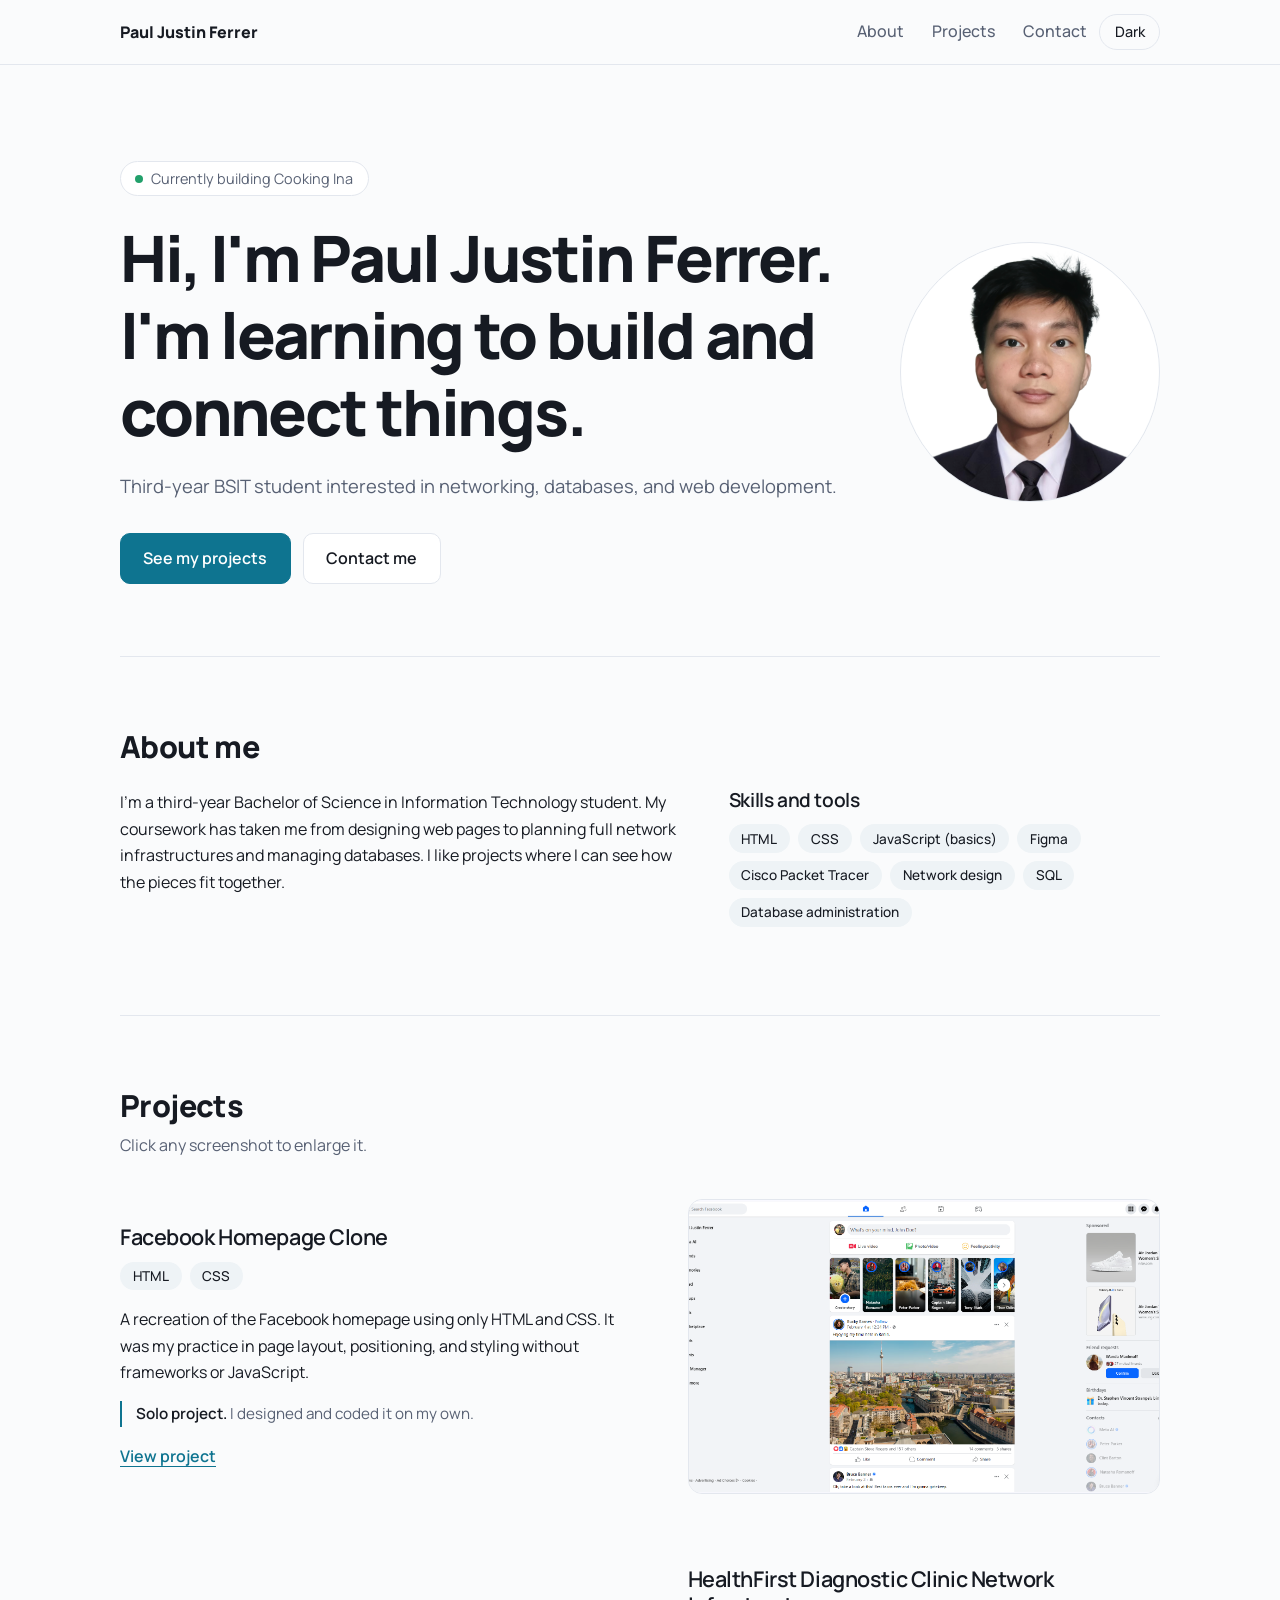
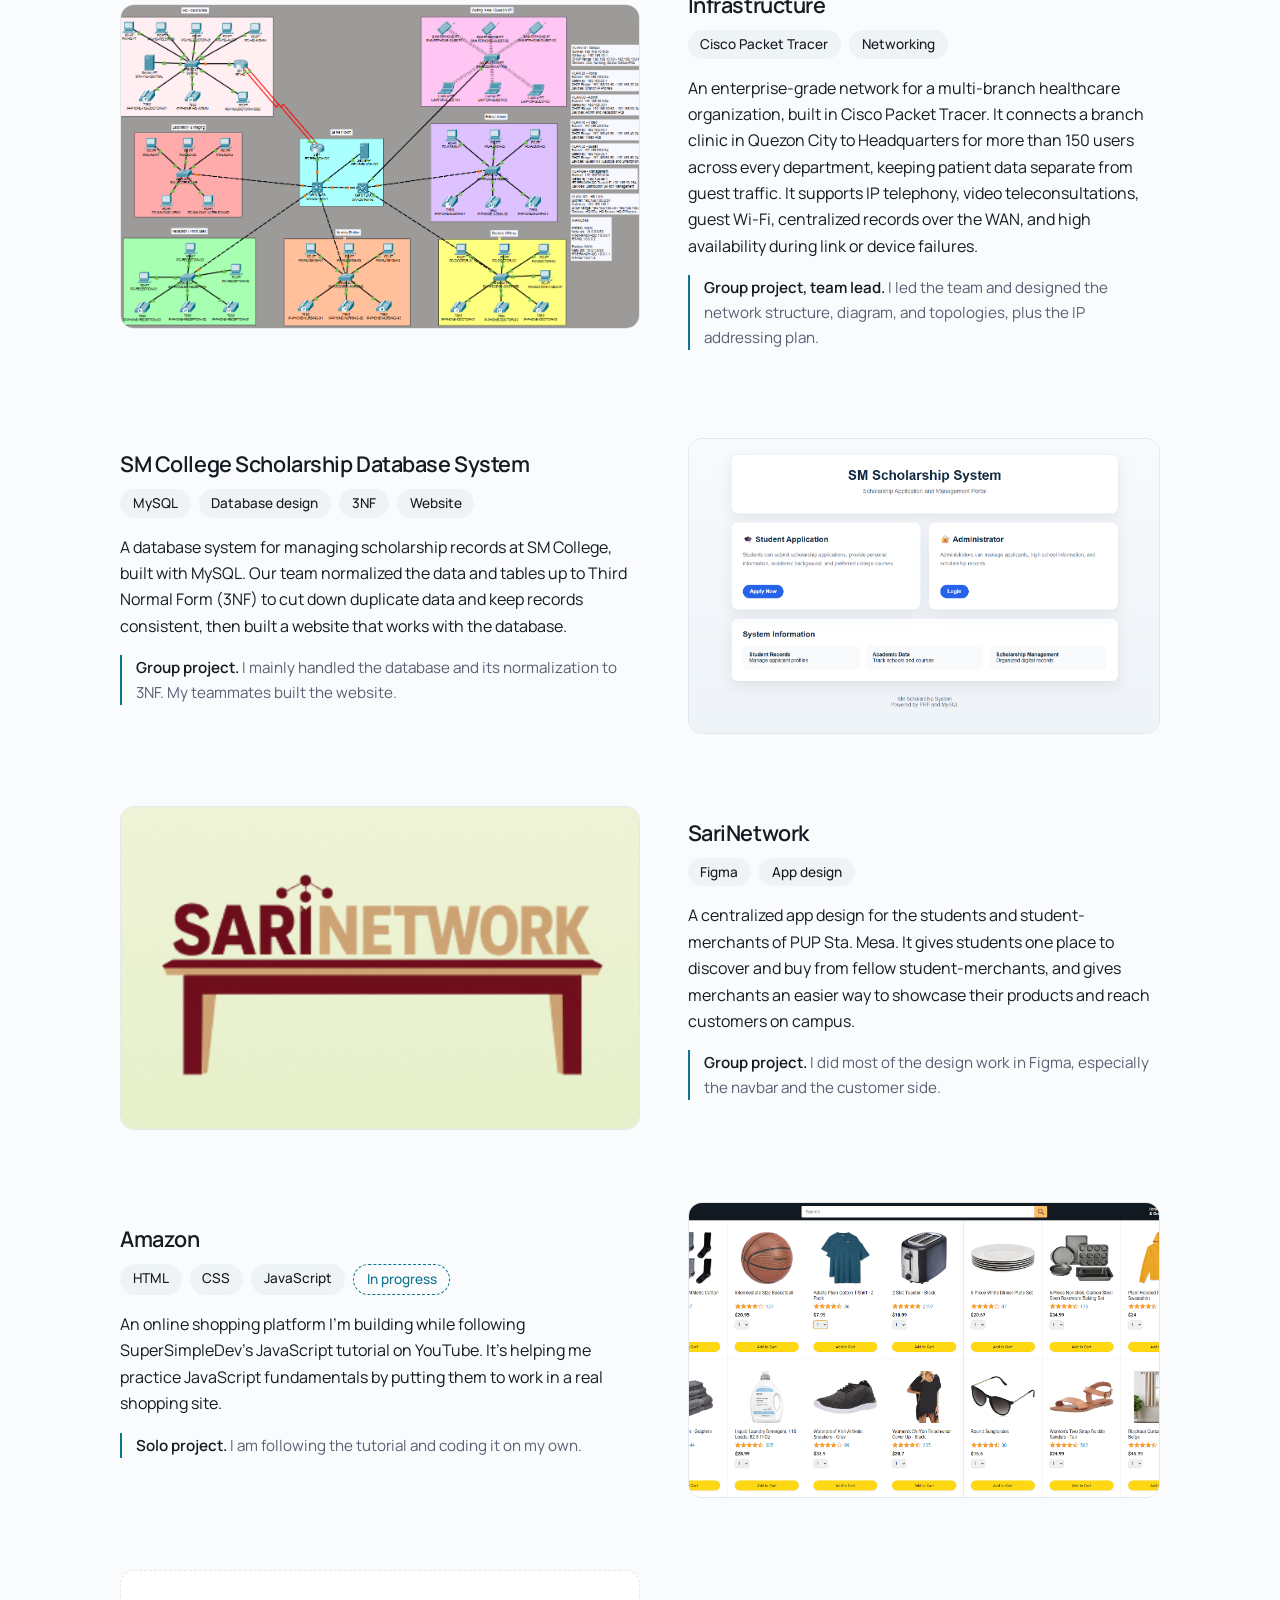
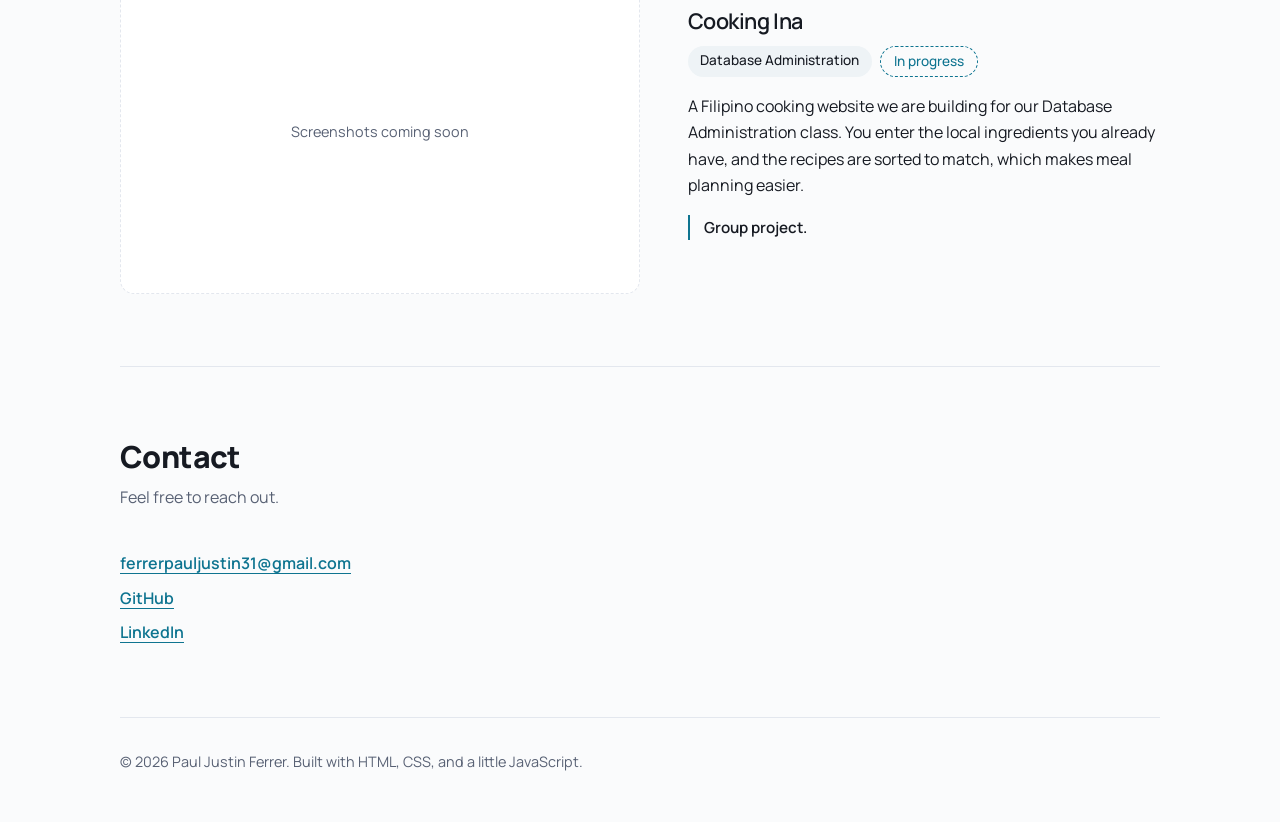
<file: portfolio/index.html>
<!DOCTYPE html>
<html lang="en" data-theme="light">
<head>
  <meta charset="UTF-8">
  <meta name="viewport" content="width=device-width, initial-scale=1">
  <title>Paul Justin Ferrer | BSIT Portfolio</title>
  <meta name="description" content="Portfolio of a third-year BSIT student: networking, databases, and web development.">
  <link rel="preconnect" href="https://fonts.googleapis.com">
  <link rel="preconnect" href="https://fonts.gstatic.com" crossorigin>
  <link href="https://fonts.googleapis.com/css2?family=Manrope:wght@400;500;600;800&display=swap" rel="stylesheet">
  <link rel="stylesheet" href="style.css">
  <!-- Applies the saved theme before the page paints, so it doesn't flash -->
  <script>try{var t=localStorage.getItem('theme')||(matchMedia('(prefers-color-scheme: dark)').matches?'dark':'light');document.documentElement.dataset.theme=t}catch(e){}</script>
</head>
<body>

  <header class="site-header">
    <div class="wrap bar">
      <a href="#home" class="brand">Paul Justin Ferrer</a>
      <nav id="nav" class="nav" aria-label="Main">
        <a href="#about">About</a>
        <a href="#projects">Projects</a>
        <a href="#contact">Contact</a>
      </nav>
      <button id="themeToggle" class="btn-icon" type="button" aria-label="Switch to dark mode">Dark</button>
      <button id="menuToggle" class="btn-icon menu-btn" type="button" aria-expanded="false" aria-controls="nav">Menu</button>
    </div>
  </header>

  <main>
    <!-- HERO -->
    <section id="home" class="hero wrap">
      <div class="hero-text">
        <p class="status"><span class="dot"></span>Currently building Cooking Ina</p>
        <h1>Hi, I'm Paul Justin Ferrer.<br>I'm learning to build and connect things.</h1>
        <p class="lead">Third-year BSIT student interested in networking, databases, and web development.</p>
        <div class="actions">
          <a class="btn primary" href="#projects">See my projects</a>
          <a class="btn" href="#contact">Contact me</a>
        </div>
      </div>
      <figure class="avatar" data-initials="PJ">
        <img src="images/profile.png" alt="Photo of Paul Justin Ferrer">
      </figure>
    </section>

    <!-- ABOUT -->
    <section id="about" class="section wrap">
      <h2>About me</h2>
      <div class="about">
        <p>I'm a third-year Bachelor of Science in Information Technology student. My coursework has taken me from designing web pages to planning full network infrastructures and managing databases. I like projects where I can see how the pieces fit together. <!-- EDIT: replace with your own intro --></p>
        <div>
          <h3>Skills and tools</h3>
          <ul class="chips">
            <li>HTML</li>
            <li>CSS</li>
            <li>JavaScript (basics)</li>
            <li>Figma</li>
            <li>Cisco Packet Tracer</li>
            <li>Network design</li>
            <li>SQL</li>
            <li>Database administration</li>
          </ul>
        </div>
      </div>
    </section>

    <!-- PROJECTS -->
    <section id="projects" class="section wrap">
      <h2>Projects</h2>
      <p class="section-note">Click any screenshot to enlarge it.</p>

      <article class="project">
        <button class="shot" type="button" data-label="Add images/facebook-clone.png">
          <img src="images/facebook-clone.png" alt="Screenshot of my Facebook homepage clone">
        </button>
        <div class="info">
          <h3>Facebook Homepage Clone</h3>
          <ul class="chips"><li>HTML</li><li>CSS</li></ul>
          <p>A recreation of the Facebook homepage using only HTML and CSS. It was my practice in page layout, positioning, and styling without frameworks or JavaScript.</p>
          <p class="role"><strong>Solo project.</strong> I designed and coded it on my own.</p>
          <a class="link" href="https://kaezuhara.github.io/Facebook-Homepage-Clone/" target="_blank" rel="noopener">View project</a>
        </div>
      </article>

      <article class="project">
        <button class="shot" type="button" data-label="Add images/healthfirst-network.png">
          <img src="images/healthfirst-network.png" alt="Packet Tracer topology of the HealthFirst clinic network">
        </button>
        <div class="info">
          <h3>HealthFirst Diagnostic Clinic Network Infrastructure</h3>
          <ul class="chips"><li>Cisco Packet Tracer</li><li>Networking</li></ul>
          <p>An enterprise-grade network for a multi-branch healthcare organization, built in Cisco Packet Tracer. It connects a branch clinic in Quezon City to Headquarters for more than 150 users across every department, keeping patient data separate from guest traffic. It supports IP telephony, video teleconsultations, guest Wi-Fi, centralized records over the WAN, and high availability during link or device failures.</p>
          <p class="role"><strong>Group project, team lead.</strong> I led the team and designed the network structure, diagram, and topologies, plus the IP addressing plan.</p>
        </div>
      </article>

      <article class="project">
        <button class="shot" type="button" data-label="Add images/sm-scholarship.png">
          <img src="images/sm-scholarship.png" alt="Screenshot of the SM College Scholarship Database System website">
        </button>
        <div class="info">
          <h3>SM College Scholarship Database System</h3>
          <ul class="chips"><li>MySQL</li><li>Database design</li><li>3NF</li><li>Website</li></ul>
          <p>A database system for managing scholarship records at SM College, built with MySQL. Our team normalized the data and tables up to Third Normal Form (3NF) to cut down duplicate data and keep records consistent, then built a website that works with the database.</p>
          <p class="role"><strong>Group project.</strong> I mainly handled the database and its normalization to 3NF. My teammates built the website.</p>
        </div>
      </article>

      <article class="project">
        <button class="shot" type="button" data-label="Add images/sarinetwork.png">
          <img src="images/sarinetwork.png" alt="SariNetwork app design screens">
        </button>
        <div class="info">
          <h3>SariNetwork</h3>
          <ul class="chips"><li>Figma</li><li>App design</li></ul>
          <p>A centralized app design for the students and student-merchants of PUP Sta. Mesa. It gives students one place to discover and buy from fellow student-merchants, and gives merchants an easier way to showcase their products and reach customers on campus.</p>
          <p class="role"><strong>Group project.</strong> I did most of the design work in Figma, especially the navbar and the customer side.</p>
        </div>
      </article>

      <article class="project">
        <button class="shot" type="button" data-label="Add images/amazon.png">
          <img src="images/amazon.png" alt="Screenshot of my Amazon shopping platform project">
        </button>
        <div class="info">
          <h3>Amazon</h3>
          <ul class="chips"><li>HTML</li><li>CSS</li><li>JavaScript</li><li class="wip">In progress</li></ul>
          <p>An online shopping platform I'm building while following SuperSimpleDev's JavaScript tutorial on YouTube. It's helping me practice JavaScript fundamentals by putting them to work in a real shopping site.</p>
          <p class="role"><strong>Solo project.</strong> I am following the tutorial and coding it on my own.</p>
        </div>
      </article>

      <article class="project">
        <button class="shot missing" type="button" data-label="Screenshots coming soon" disabled></button>
        <div class="info">
          <h3>Cooking Ina</h3>
          <ul class="chips"><li>Database Administration</li><li class="wip">In progress</li></ul>
          <p>A Filipino cooking website we are building for our Database Administration class. You enter the local ingredients you already have, and the recipes are sorted to match, which makes meal planning easier.</p>
          <p class="role"><strong>Group project.</strong></p>
        </div>
      </article>
    </section>

    <!-- CONTACT -->
    <section id="contact" class="section wrap">
      <h2>Contact</h2>
      <p class="section-note">Feel free to reach out.</p>
      <ul class="contact-list">
        <li><a href="mailto:ferrerpauljustin31@gmail.com">ferrerpauljustin31@gmail.com</a></li>
        <li><a href="https://github.com/Kaezuhara" target="_blank" rel="noopener">GitHub</a></li>
        <li><a href="https://www.linkedin.com/in/paul-justin-ferrer-423445357/" target="_blank" rel="noopener">LinkedIn</a></li>
      </ul>
    </section>
  </main>

  <footer class="site-footer wrap">
    <p>&copy; 2026 Paul Justin Ferrer. Built with HTML, CSS, and a little JavaScript.</p>
  </footer>

  <!-- Lightbox for project screenshots -->
  <dialog id="lightbox" aria-label="Enlarged screenshot">
    <button class="lb-close" type="button" aria-label="Close">&times;</button>
    <img alt="">
  </dialog>

  <script src="script.js"></script>
</body>
</html>
</file>
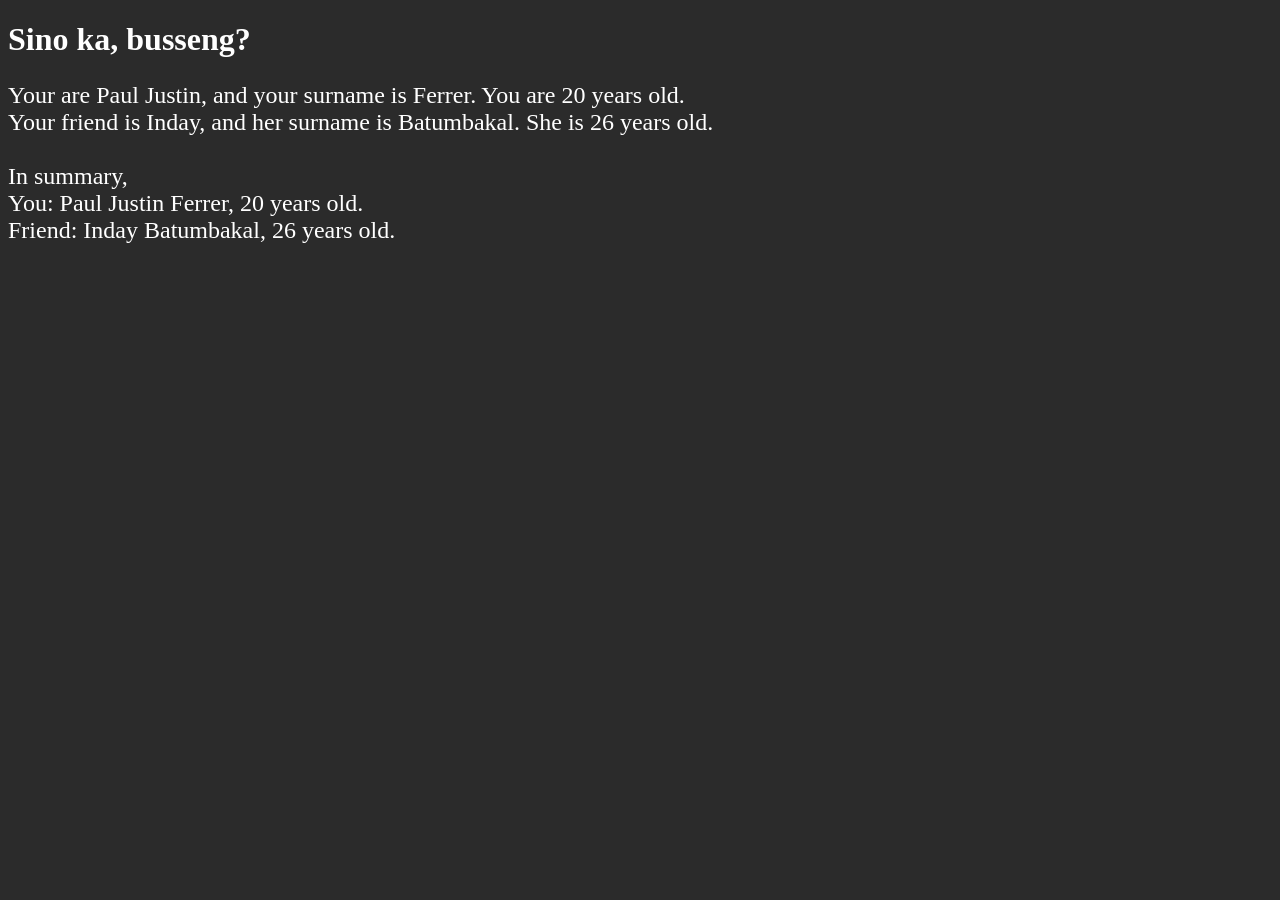
<file: Array/array.html>
<!DOCTYPE html>
<html lang="en">
<head>
  <meta charset="UTF-8">
  <meta name="viewport" content="width=device-width, initial-scale=1.0">
  <title>Array</title>
</head>
<body>
  <style>
    body{
      background-color: rgb(43, 43, 43);
    }

    h1{
      font-size: 32px;
      color: white;
    }

    p{
      font-size: 24px;
      color: white;
    }
  </style>
  <h1>Sino ka, busseng?</h1>
  <p class="sentence"></p>
  <script>
    const fName = ['Inday', 'Paul Justin', 'Juan'];
    const lName = ['De La Cruz', 'Batumbakal', 'Ferrer'];
    const age = [20, 21, 26];

    const userFName = 1;    // fName[1]
    const userLName = 2;    // lName[2]
    const userAge = 0;      // userAge[0]

    const friendFName = 0;  // fName[0]
    const friendLName = 1   // lName[1]
    const friendAge = 2;    // age[2]

    document.querySelector('.sentence').innerHTML = `
      Your are ${fName[userFName]}, and your surname is ${lName[userLName]}. You are ${age[userAge]} years old. <br>
      Your friend is ${fName[friendFName]}, and her surname is ${lName[friendLName]}. She is ${age[friendAge]} years old. <br> <br>
      In summary, <br>
      You: ${fName[userFName]} ${lName[userLName]}, ${age[userAge]} years old. <br>
      Friend: ${fName[friendFName]} ${lName[friendLName]}, ${age[friendAge]} years old.
    `;
  </script>
</body>
</html>
</file>
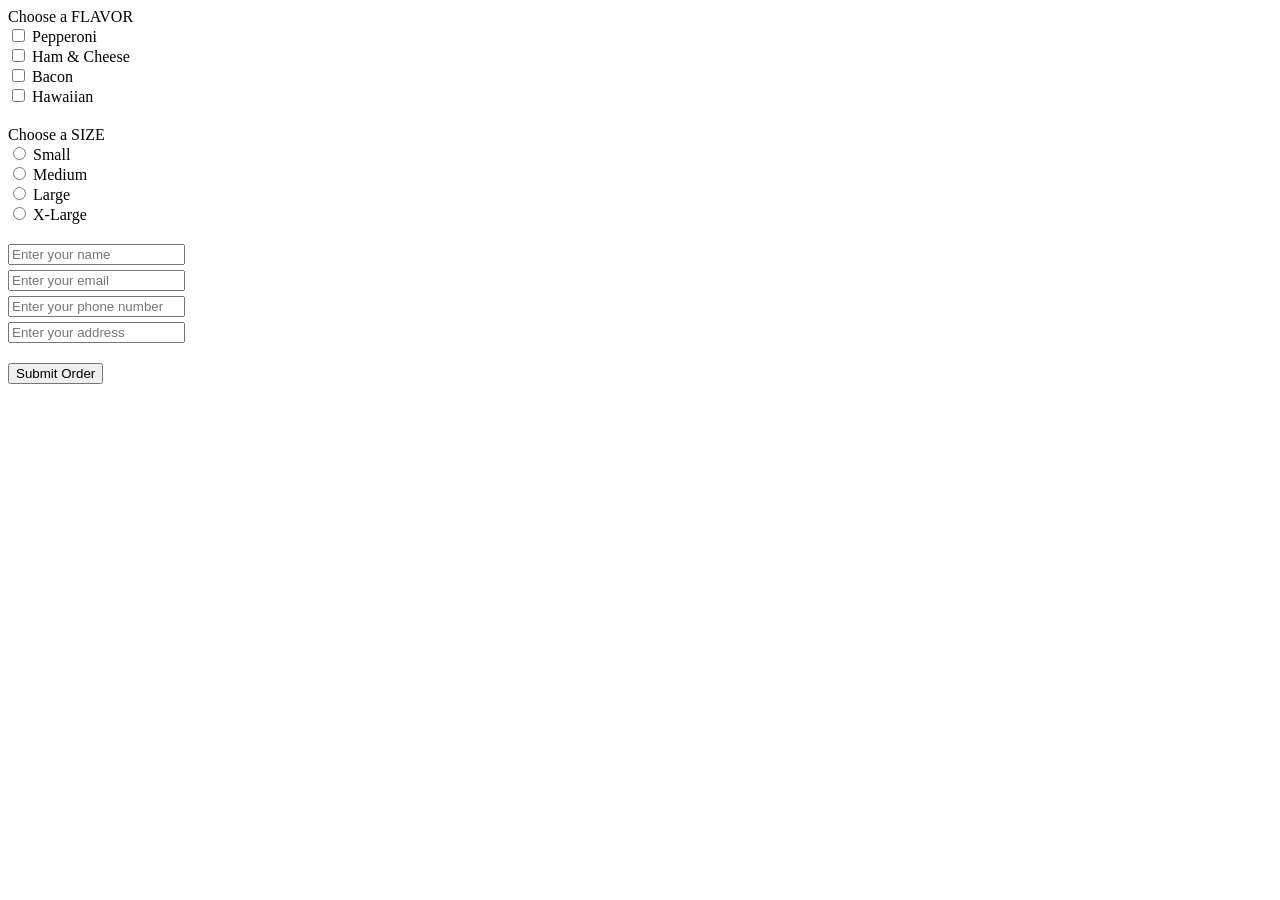
<file: Pizza-Delivery/Pizza-Delivery.html>
<!DOCTYPE html>
<html lang="en">
<head>
  <meta charset="UTF-8">
  <meta name="viewport" content="width=device-width, initial-scale=1.0">
  <title>Pizza Delivery</title>
</head>
<style>
  section{
    margin-bottom: 20px;
  }

  p{
    margin: 0;
  }

  .textInput{
    margin-top: 5px;
  }
</style>
<body>
 
  <form>
    <!-- FLAVOR -->
    <section>
      <p>Choose a FLAVOR</p>
        <input type="checkbox" id="flavor-pepperoni" name="flavor" value="Pepperoni">
        <label for="flavor-pepperoni">Pepperoni</label>

      <div>
        <input type="checkbox" id="flavor-ham-cheese" name="flavor" value="Ham & Cheese">
        <label for="flavor-ham-cheese">Ham & Cheese</label>
      </div>

      <div>
        <input type="checkbox" id="flavor-bacon" name="flavor" value="Bacon">
        <label for="flavor-bacon">Bacon</label>
      </div>

      <div>
        <input type="checkbox" id="flavor-hawaiian" name="flavor" value="Hawaiian">
        <label for="flavor-hawaiian">Hawaiian</label>
      </div>
    </section>

    <!-- SIZE -->
    <section>
      <p>Choose a SIZE</p>
      <div>
        <input type="radio" id="size-small" name="size" value="Small">
        <label for="size-small">Small</label>
      </div>

      <div>
        <input type="radio" id="size-medium" name="size" value="Medium">
        <label for="size-medium">Medium</label>
      </div>

      <div>
        <input type="radio" id="size-large" name="size" value="Large">
        <label for="size-large">Large</label>
      </div>

      <div>
        <input type="radio" id="size-xlarge" name="size" value="X-Large">
        <label for="size-xlarge">X-Large</label>
      </div>
    </section>

    <!-- INFORMATION -->
    <section>
      <div class="textInput">
        <input type="text" name="customer_name" placeholder="Enter your name">
      </div>

      <div class="textInput">
        <input type="text" name="customer_email" placeholder="Enter your email">
      </div>

      <div class="textInput">
        <input type="tel" name="customer_phone" placeholder="Enter your phone number">
      </div>

      <div class="textInput">
        <input type="text" name="customer_address" placeholder="Enter your address">
      </div>
    </section>

    <section>
      <div>
        <button type="submit">Submit Order</button>
      </div>
    </section>
  </form>
</body>
</html>
</file>
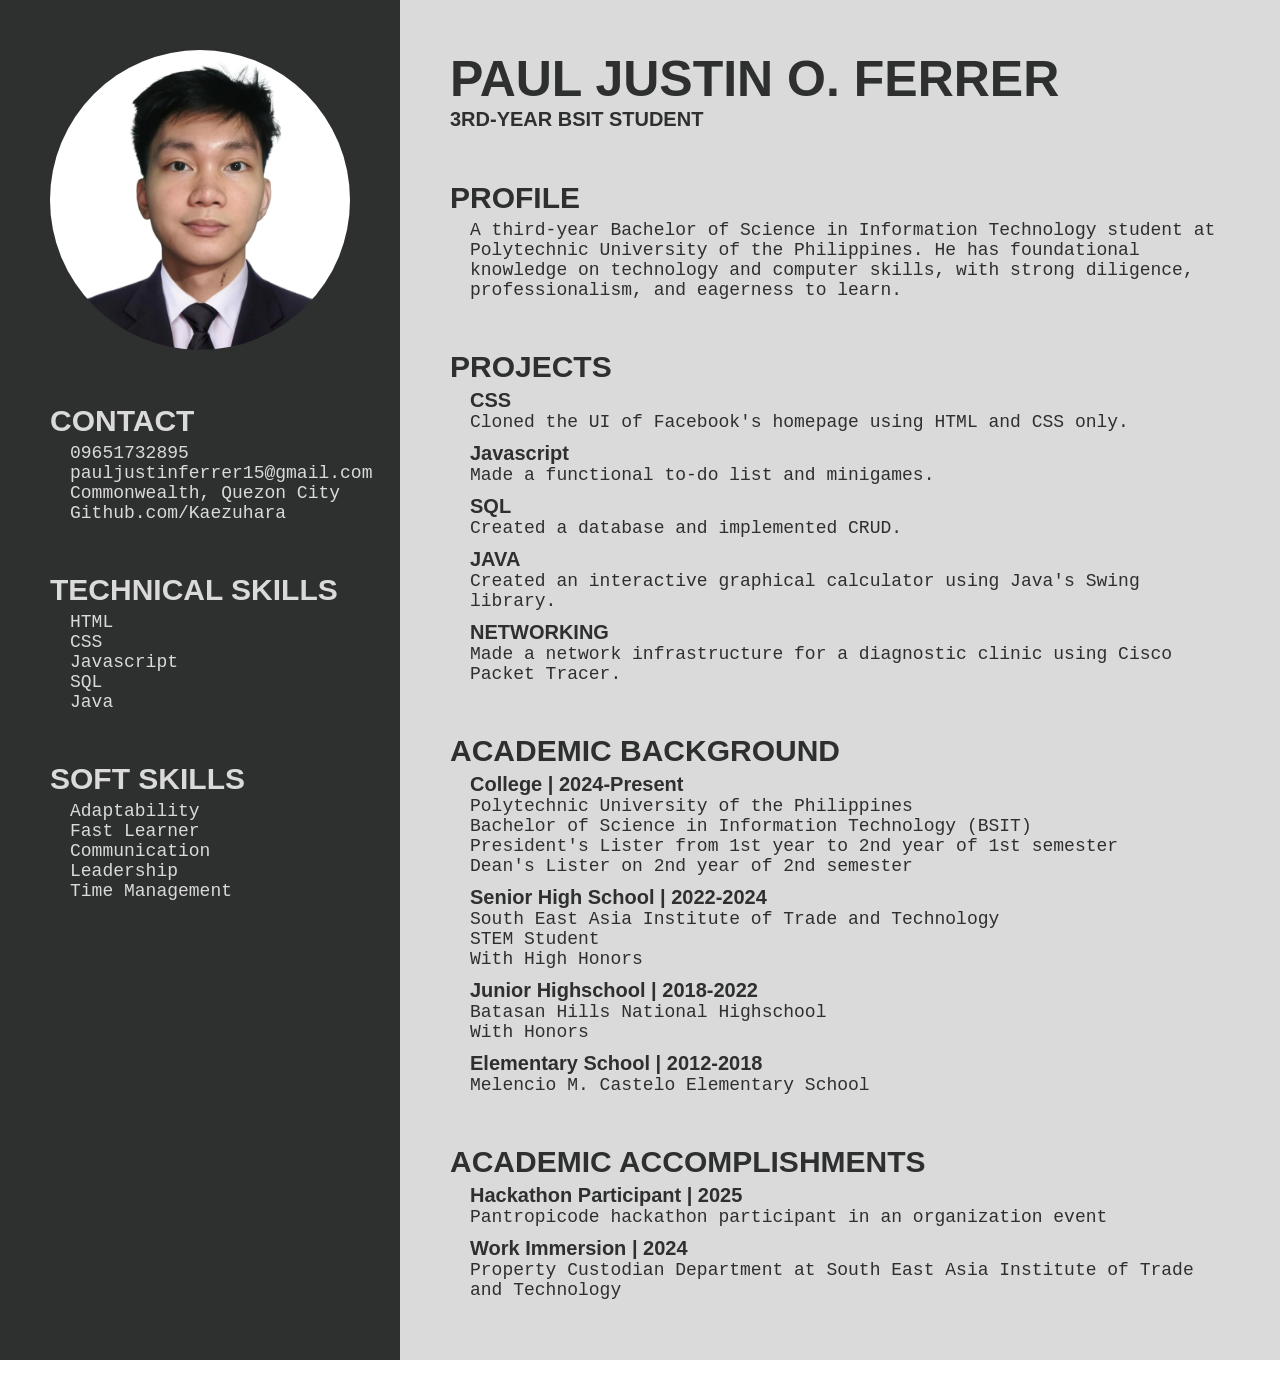
<file: Resume/resume.html>
<!DOCTYPE html>
<html lang="en">
<head>
  <meta charset="UTF-8">
  <meta name="viewport" content="width=device-width, initial-scale=1.0">
  <title>Resume - Ferrer</title>
</head>
<body>
  <div class="grid">
    <div class="leftCol">

    <img class="pic" src="pic.png">

      <section class="noMargin">
        <h2>CONTACT</h2>
        <div class="indent">
          <p>09651732895</p>
          <p>pauljustinferrer15@gmail.com</p>
          <p>Commonwealth, Quezon City</p>
          <p>Github.com/Kaezuhara</p>
        </div>
      </section>

      <section>
        <h2>TECHNICAL SKILLS</h2>
        <div class="indent">
          <p>HTML</p>
          <p>CSS</p>
          <p>Javascript</p>
          <p>SQL</p>
          <p>Java</p>
        </div>
      </section>

      <section>
        <h2>SOFT SKILLS</h2>
        <div class="indent">
          <p>Adaptability</p>
          <p>Fast Learner</p>
          <p>Communication</p>
          <p>Leadership</p>
          <p>Time Management</p>
        </div>
      </section>
    </div>

    <div class="rightCol">
      <section class="marginBottom">
        <h1>PAUL JUSTIN O. FERRER</h1>
        <h3><span>3RD-YEAR BSIT STUDENT</span></h3>
      </section>

      <section class="noMargin">
        <h2>PROFILE</h2>
        <div class="indent">
          <p class="profile">A third-year Bachelor of Science in Information Technology
              student at Polytechnic University of the Philippines. He
              has foundational knowledge on technology and computer skills,
              with strong diligence, professionalism, and eagerness to learn.
          </p>
        </div>
      </section>

      <section>
        <h2>PROJECTS</h2>
        <div class="indent">
          <div class="container">
            <h3>CSS</h3>
            <p>Cloned the UI of Facebook's homepage using HTML and CSS only.</p>
          </div>
          <div class="container">
            <h3>Javascript</h3>
            <p>Made a functional to-do list and minigames.</p>
          </div>
          <div class="container">
            <h3>SQL</h3>
            <p>Created a database and implemented CRUD.</p>
          </div>
          <div class="container">
            <h3>JAVA</h3>
            <p>Created an interactive graphical calculator using Java's Swing library.</p>
          </div>
          <div class="container">
            <h3>NETWORKING</h3>
            <p>Made a network infrastructure for a diagnostic clinic using Cisco Packet Tracer.</p>
          </div>
        </div>
      </section>

      <section>
        <h2>ACADEMIC BACKGROUND</h2>
        <div class="indent">
          <div class="container">
            <h3>College | 2024-Present</h3>
            <p>Polytechnic University of the Philippines</p>
            <p>Bachelor of Science in Information Technology (BSIT)</p>
            <p>President's Lister from 1st year to 2nd year of 1st semester</p>
            <p>Dean's Lister on 2nd year of 2nd semester</p>
          </div>
          <div class="container">
            <h3>Senior High School | 2022-2024</h3>
            <p>South East Asia Institute of Trade and Technology</p>
            <p>STEM Student</p>
            <p>With High Honors</p>
          </div>
          <div class="container">
            <h3>Junior Highschool | 2018-2022</h3>
            <p>Batasan Hills National Highschool</p>
            <p>With Honors</p>
          </div>
          <div class="container">
            <h3>Elementary School | 2012-2018</h3>
            <p>Melencio M. Castelo Elementary School</p>
          </div>
        </div>
      </section>

      <section>
        <h2>ACADEMIC ACCOMPLISHMENTS</h2>
        <div class="indent">
          <div class="container">
            <h3>Hackathon Participant | 2025</h3>
            <p>Pantropicode hackathon participant in an organization event</p>
          </div>
          <div class="container">
            <h3>Work Immersion | 2024</h3>
            <p>Property Custodian Department at South East Asia Institute of Trade and Technology</p>
          </div>
        </div>
      </section>
    </div>
    </div>

  <style>
    *{
      margin: 0;
      box-sizing: border-box;
    }

    .header{
      display: flex;
      align-items: end;
    }

    .grid{
      display: grid;
      grid-template-columns: 400px auto;
    }

    .leftCol{
      background-color: #2E2F2F;
      padding: 50px;
      color: rgb(218, 218, 218);
    }

    .rightCol{
      background-color: rgb(218, 218, 218);
      padding: 50px;
      color: #2E2F2F;
    }

    h1, h2, h3{
      font-family: 'Segoe UI', Tahoma, Geneva, Verdana, sans-serif;
    }

    h1{
      font-size: 50px;
    }

    h2{
      font-size: 30px;
      margin-bottom: 5px;
    }

    h3{
      font-size: 20px;
    }

    p{
      font-family: monospace;
      font-size: 18px;
    }
    
    span{
      font-weight: bold;
      margin-right: 20px;
    }

    section{
      margin-top: 50px;
    }

    .noMargin{
      margin-top: 0;
    }

    .marginBottom{
      margin-bottom: 50px;
      margin-top: 0;
    }

    .indent{
      margin-left: 20px;
    }

    .container{
      margin-bottom: 10px;
    }

    .pic{
      height: 300px;
      border-radius: 150px;
      margin-bottom: 50px;
    }
  </style>
</body>
</html>
</file>
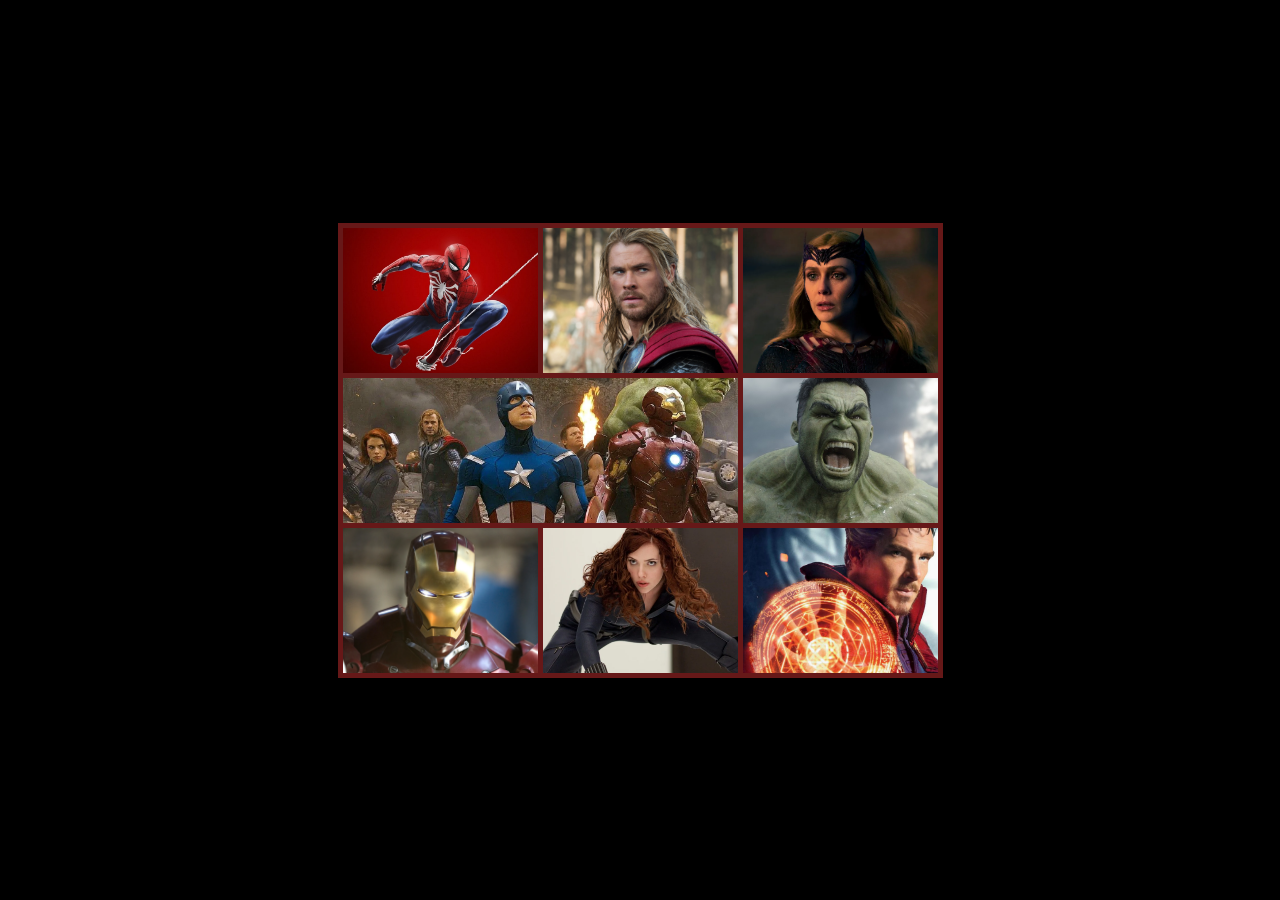
<file: Table/table.html>
<!DOCTYPE html>
<html lang="en">
<head>
<meta charset="UTF-8">
<title>Image Link Grid</title>
<style>
  * {
    margin: 0;
    padding: 0;
    box-sizing: border-box;
  }

  body {
    min-height: 100vh;
    display: flex;
    justify-content: center;
    align-items: center;
    background: black;
  }

  table {
    border-collapse: collapse;
  }

  td {
    width: 200px;
    height: 150px;
    border: 5px solid #661818;
  }

  a {
    display: block;
    width: 100%;
    height: 100%;
    background-size: cover;
    background-position: center;
    transition: ease 0.25s;
  }

  a:hover {
    scale: 1.2;
  }
</style>
</head>
<body>
  <table>
    <!-- Row 1 -->
    <tr>
      <td><a href="https://www.marvel.com/comics/characters/1009491/peter_parker" target="_blank" style="background-image:url('pics/marvels-spider-man-remastered_az82.jpg');"></a></td> <!--Spiderman-->
      <td><a href="https://www.marvel.com/comics/characters/1009664/thor" target="_blank" style="background-image:url('pics/patty-thor-2.webp');"></a></td> <!--Thor-->
      <td><a href="https://www.marvel.com/comics/characters/1009562/scarlet_witch" target="_blank" style="background-image:url('pics/SRV-12030_R-H-2022.webp');"></a></td> <!--Scarlet Witch-->
    </tr>

    <!-- Row 2 -->
    <tr>
      <td colspan="2"><a href="https://www.marvel.com/comics/characters/1009165/avengers" target="_blank" style="background-image:url('pics/464dc-16869672961719-1920.webp');"></a></td> <!--Avengers-->
      <td><a href="https://www.marvel.com/comics/characters/1009351/hulk_bruce_banner" target="_blank"style="background-image:url('pics/TRB1420_comp_v422.1056-8e99dab.jpg');"></a></td> <!--Hulk-->
    </tr>

    <!-- Row 3 -->
    <tr>
      <td><a href="https://www.marvel.com/comics/characters/1009368/iron_man" target="_blank" style="background-image:url('pics/00017298-1600.webp');"></a></td> <!--Ironman-->
      <td><a href="https://www.marvel.com/comics/characters/1009282/doctor_strange" target="_blank" style="background-image:url('pics/1e444a65-05fe-412a-9203-eb8592bb78d3_428cbeb7.webp');"></a></td> <!--Doctor Strange-->
      <td><a href="https://www.marvel.com/comics/characters/1009189/black_widow_natasha_romanoff" target="_blank" style="background-image:url('pics/cumberbatch-doctor-strange-movie.avif');"></a></td> <!--Black Widow-->
    </tr>
  </table>
</body>
</html>
</file>
<file: portfolio/style.css>
/* ---------- Theme colors ---------- */
:root {
  --bg: #fafbfc;
  --surface: #ffffff;
  --ink: #161a22;
  --muted: #586174;
  --line: #e3e7ee;
  --chip: #eef3f6;
  --accent: #0e7490;
  --accent-ink: #ffffff;
  color-scheme: light;
}
:root[data-theme="dark"] {
  --bg: #0f1319;
  --surface: #161b23;
  --ink: #e8ebf0;
  --muted: #9aa4b4;
  --line: #262d38;
  --chip: #1b222c;
  --accent: #5cc8e6;
  --accent-ink: #0b1117;
  color-scheme: dark;
}

/* ---------- Base ---------- */
*, *::before, *::after { box-sizing: border-box; }
html { scroll-behavior: smooth; }
body {
  margin: 0;
  background: var(--bg);
  color: var(--ink);
  font-family: "Manrope", system-ui, -apple-system, "Segoe UI", sans-serif;
  line-height: 1.65;
  transition: background .25s, color .25s;
}
img { max-width: 100%; display: block; }
a { color: inherit; }
:focus-visible { outline: 2px solid var(--accent); outline-offset: 3px; border-radius: 4px; }
.wrap { width: min(1040px, 100% - 2.5rem); margin-inline: auto; }

h1, h2, h3 { line-height: 1.2; margin: 0; letter-spacing: -0.02em; }
h2 { font-size: 1.9rem; font-weight: 800; margin-bottom: .5rem; }
h3 { font-size: 1.2rem; font-weight: 600; }
p { margin: 0 0 1rem; max-width: 68ch; }

/* ---------- Header ---------- */
.site-header {
  position: sticky; top: 0; z-index: 10;
  background: color-mix(in srgb, var(--bg) 88%, transparent);
  backdrop-filter: blur(10px);
  border-bottom: 1px solid var(--line);
}
.bar { display: flex; align-items: center; gap: .75rem; height: 64px; }
.brand { font-weight: 800; text-decoration: none; margin-right: auto; }
.nav { display: flex; gap: 1.75rem; }
.nav a { text-decoration: none; color: var(--muted); font-weight: 500; padding: .25rem 0; border-bottom: 2px solid transparent; }
.nav a:hover { color: var(--ink); }
.nav a[aria-current="true"] { color: var(--ink); border-bottom-color: var(--accent); }

.btn-icon {
  font: inherit; font-size: .9rem; font-weight: 500; cursor: pointer;
  background: transparent; color: var(--ink);
  border: 1px solid var(--line); border-radius: 999px; padding: .3rem .9rem;
}
.btn-icon:hover { border-color: var(--accent); }
.menu-btn { display: none; }

/* ---------- Hero ---------- */
.hero { padding: 6rem 0 4.5rem; }
.status {
  display: inline-flex; align-items: center; gap: .5rem;
  font-size: .9rem; color: var(--muted);
  border: 1px solid var(--line); background: var(--surface);
  border-radius: 999px; padding: .3rem .9rem; margin-bottom: 1.5rem;
}
.dot { width: .5rem; height: .5rem; border-radius: 50%; background: #22a06b; }
.hero h1 { font-size: clamp(2.2rem, 6vw, 4rem); font-weight: 800; letter-spacing: -0.035em; max-width: 18ch; }
.lead { font-size: 1.15rem; color: var(--muted); margin: 1.25rem 0 2rem; }
.actions { display: flex; flex-wrap: wrap; gap: .75rem; }

/* Profile photo */
.hero { display: grid; grid-template-columns: 1fr auto; gap: 3rem; align-items: center; }
.avatar {
  margin: 0; width: 260px; aspect-ratio: 1; border-radius: 50%; overflow: hidden;
  border: 1px solid var(--line); background: var(--chip);
  display: grid; place-items: center;
}
.avatar img { width: 100%; height: 100%; object-fit: cover; object-position: center 30%; }
.avatar.missing img { display: none; }
.avatar.missing::after { content: attr(data-initials); font-size: 3rem; font-weight: 800; color: var(--muted); }

.btn {
  text-decoration: none; font-weight: 600;
  padding: .7rem 1.4rem; border-radius: 10px;
  border: 1px solid var(--line); background: var(--surface);
  transition: border-color .2s;
}
.btn:hover { border-color: var(--accent); }
.btn.primary { background: var(--accent); color: var(--accent-ink); border-color: var(--accent); }

/* ---------- Sections ---------- */
.section { padding: 4.5rem 0; border-top: 1px solid var(--line); scroll-margin-top: 64px; }
.section-note { color: var(--muted); margin-bottom: 2.5rem; }
.about { display: grid; grid-template-columns: 1.3fr 1fr; gap: 3rem; margin-top: 1.5rem; }
.about h3 { margin-bottom: .75rem; }

.chips { list-style: none; margin: .75rem 0 1rem; padding: 0; display: flex; flex-wrap: wrap; gap: .5rem; }
.chips li { background: var(--chip); border-radius: 999px; padding: .2rem .8rem; font-size: .85rem; font-weight: 500; }
.chips li.wip { background: transparent; border: 1px dashed var(--accent); color: var(--accent); }
.about .chips { margin-top: 0; }

/* ---------- Projects (alternating rows) ---------- */
.project {
  display: grid; grid-template-columns: 1.1fr 1fr; gap: 3rem; align-items: center;
  margin-bottom: 4.5rem;
}
.project:last-child { margin-bottom: 0; }
.project:nth-of-type(odd) .shot { order: 2; }   /* image on the right for the 1st, 3rd... */

.shot {
  padding: 0; cursor: zoom-in; overflow: hidden;
  aspect-ratio: 16 / 10; width: 100%;
  border: 1px solid var(--line); border-radius: 14px; background: var(--surface);
  position: relative; font: inherit; color: var(--muted);
}
.shot img { width: 100%; height: 100%; object-fit: cover; transition: transform .3s; }
.shot:hover img { transform: scale(1.03); }
.shot.missing { cursor: default; border-style: dashed; display: grid; place-items: center; }
.shot.missing::after { content: attr(data-label); font-size: .9rem; padding: 1rem; text-align: center; }
.shot.missing img { display: none; }

.info h3 { font-size: 1.35rem; }
.role { margin: 0 0 1rem; padding-left: .9rem; border-left: 2px solid var(--accent); color: var(--muted); font-size: .95rem; }
.role strong { color: var(--ink); font-weight: 600; }
.link { font-weight: 600; color: var(--accent); text-underline-offset: 4px; }

/* ---------- Contact / footer ---------- */
.contact-list { list-style: none; padding: 0; margin: 0; display: grid; gap: .5rem; }
.contact-list a { color: var(--accent); font-weight: 600; text-underline-offset: 4px; }
.site-footer { padding: 2rem 0 3rem; border-top: 1px solid var(--line); color: var(--muted); font-size: .9rem; }
.site-footer p { margin: 0; }

/* ---------- Lightbox ---------- */
dialog {
  border: none; padding: 0; background: transparent;
  max-width: min(94vw, 1100px); overflow: visible;
}
dialog::backdrop { background: rgba(8, 11, 16, .8); }
dialog[open] { animation: pop .2s ease-out; }
dialog img { max-height: 85vh; width: auto; margin: auto; border-radius: 12px; }
.lb-close {
  position: absolute; top: -14px; right: -14px; width: 36px; height: 36px;
  border-radius: 50%; border: none; cursor: pointer;
  background: var(--surface); color: var(--ink); font-size: 1.4rem; line-height: 1;
}
@keyframes pop { from { opacity: 0; transform: scale(.96); } to { opacity: 1; transform: none; } }

/* ---------- Responsive ---------- */
@media (max-width: 760px) {
  .menu-btn { display: inline-block; }
  .nav {
    display: none; position: absolute; top: 64px; left: 0; right: 0;
    flex-direction: column; gap: 0;
    background: var(--bg); border-bottom: 1px solid var(--line); padding: .5rem 1.25rem 1rem;
  }
  .nav.open { display: flex; }
  .nav a { padding: .75rem 0; border-bottom: none; }
  .nav a[aria-current="true"] { color: var(--accent); font-weight: 600; }
  .hero { padding: 4rem 0 3rem; }
  .hero { grid-template-columns: 1fr; gap: 2rem; }
  .avatar { order: -1; width: 130px; }
  .about, .project { grid-template-columns: 1fr; gap: 1.5rem; }
  .project:nth-of-type(odd) .shot { order: 0; }
}

@media (prefers-reduced-motion: reduce) {
  html { scroll-behavior: auto; }
  *, *::before, *::after { animation: none !important; transition: none !important; }
}
</file>
